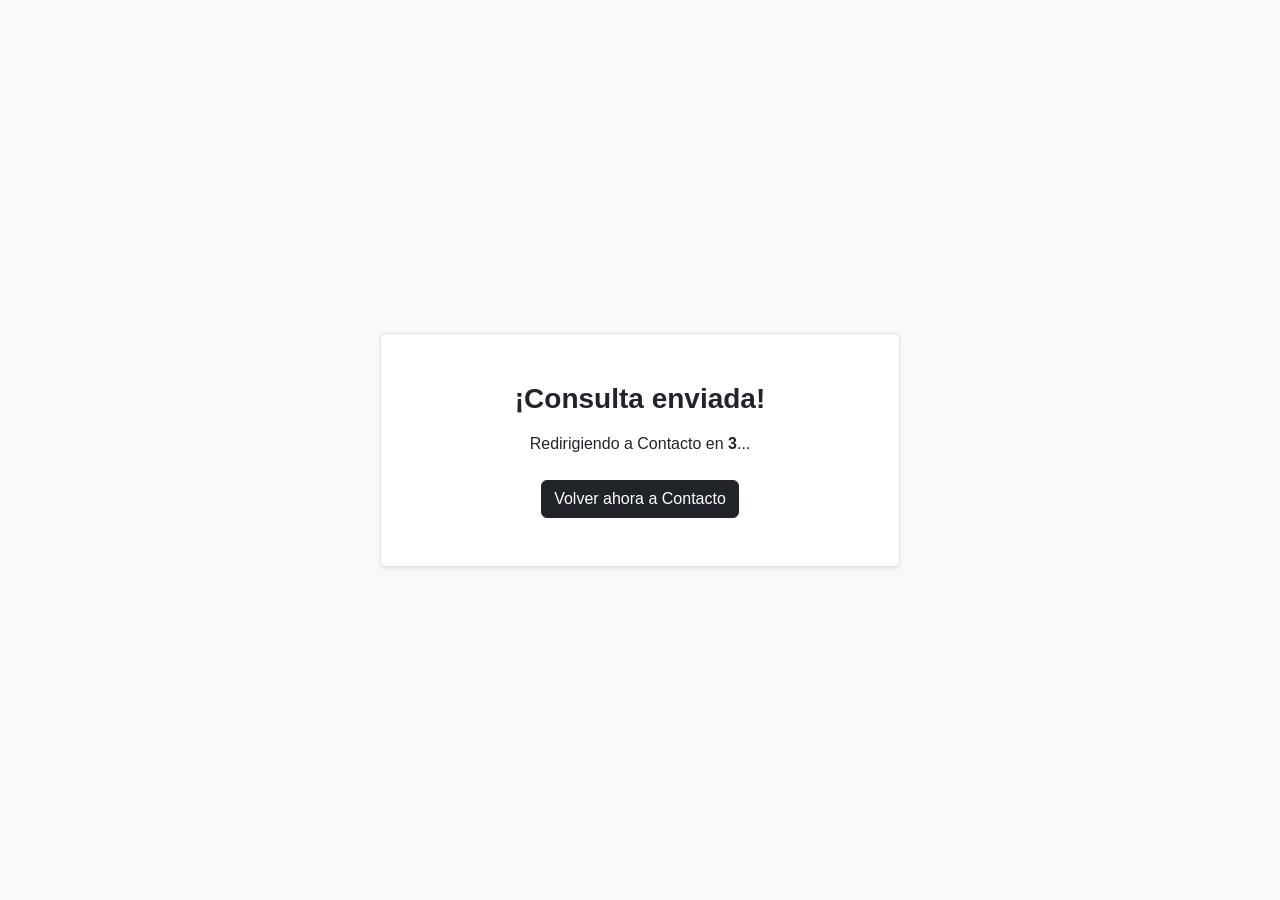
<file: consulta-enviada.html>
<!DOCTYPE html>
<html lang="es-AR">
<head>
  <meta charset="UTF-8">
  <meta name="viewport" content="width=device-width, initial-scale=1.0">
  <title>Consulta enviada | Escuela Normal Superior Fray Justo Santa María de Oro</title>
  <link href="https://cdn.jsdelivr.net/npm/bootstrap@5.3.0/dist/css/bootstrap.min.css" rel="stylesheet">
  <link href="assets/css/styles.css" rel="stylesheet">
</head>
<body class="d-flex align-items-center justify-content-center min-vh-100 bg-light">
  <main class="container text-center py-5">
    <div class="mx-auto p-4 p-md-5 bg-white border rounded shadow-sm" style="max-width: 520px;">
      <h1 class="h3 fw-bold mb-3">¡Consulta enviada!</h1>
      <p class="mb-4">
        Redirigiendo a Contacto en <span id="cuenta" class="fw-bold">3</span>...
      </p>
      <a href="contacto.html" class="btn btn-dark">Volver ahora a Contacto</a>
    </div>
  </main>

  <script>
    let segundos = 3;
    const spanCuenta = document.getElementById("cuenta");

    const intervalo = setInterval(() => {
      segundos--;
      if (segundos > 0) {
        spanCuenta.textContent = segundos;
      } else {
        clearInterval(intervalo);
        window.location.href = "contacto.html";
      }
    }, 1000);
  </script>
</body>
</html>
</file>
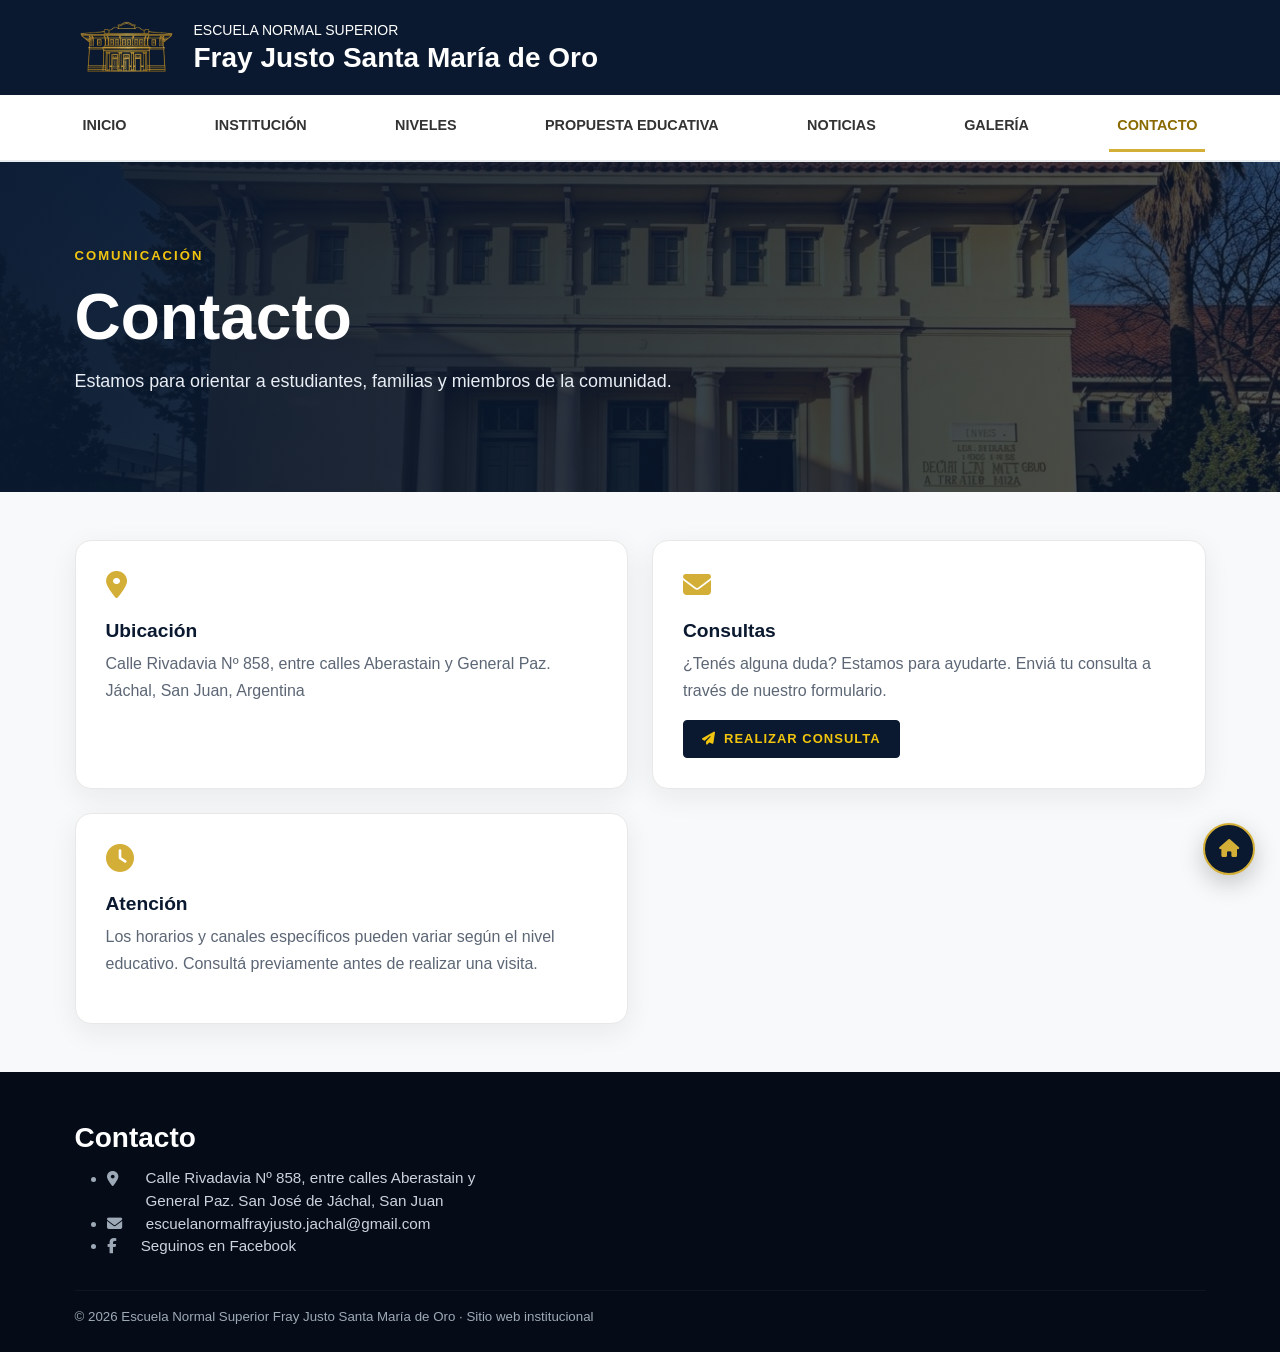
<file: contacto.html>
<!DOCTYPE html>
<html lang="es-AR">
<head>
  <meta charset="UTF-8">
  <meta name="viewport" content="width=device-width, initial-scale=1.0">

  <title>Contacto | Escuela Normal Superior Fray Justo Santa María de Oro</title>

  <meta name="description" content="Datos de contacto y orientación para consultas en la Escuela Normal Superior Fray Justo Santa María de Oro, Jáchal, San Juan.">
  <meta name="theme-color" content="#0a192f">

  <meta property="og:type" content="website">
  <meta property="og:site_name" content="Escuela Normal Superior Fray Justo Santa María de Oro">
  <meta property="og:title" content="Contacto | Escuela Normal Superior Fray Justo Santa María de Oro">
  <meta property="og:description" content="Datos de contacto y orientación para consultas en la Escuela Normal Superior Fray Justo Santa María de Oro, Jáchal, San Juan.">
  <meta property="og:locale" content="es_AR">

  <link rel="icon" href="assets/img/favicon.ico" sizes="any">
  <link rel="icon" type="image/png" sizes="32x32" href="assets/img/favicon-32.png">
  <link rel="apple-touch-icon" href="assets/img/apple-touch-icon.png">

  <!-- Bootstrap -->
  <link href="https://cdn.jsdelivr.net/npm/bootstrap@5.3.0/dist/css/bootstrap.min.css" rel="stylesheet">

  <!-- Font Awesome -->
  <link href="https://cdnjs.cloudflare.com/ajax/libs/font-awesome/6.4.0/css/all.min.css" rel="stylesheet">

  <!-- CSS propio -->
  <link href="assets/css/styles.css" rel="stylesheet">
</head>

<body>

  <a class="visually-hidden-focusable saltar_contenido" href="#contenido">
    Saltar al contenido
  </a>

  <!-- BOTÓN VOLVER AL INICIO -->
  <a href="index.html"
     class="boton_inicio_flotante"
     aria-label="Volver al inicio"
     title="Volver al inicio">
    <i class="fas fa-house" aria-hidden="true"></i>
  </a>


  <!-- ========== ENCABEZADO ========== -->
  <header class="encabezado">

    <div class="container d-flex justify-content-between align-items-center">

      <a href="index.html" class="d-flex align-items-center text-decoration-none">

        <img src="assets/img/logo-header.png"
             alt="Logo de la Escuela Normal Superior"
             width="103"
             height="65"
             class="me-3">

        <div class="text-white">
          <span class="d-block text-uppercase small">
            Escuela Normal Superior
          </span>

          <p class="encabezado_nombre mb-0 fw-bold">
            Fray Justo Santa María de Oro
          </p>
        </div>

      </a>

    </div>

  </header>


  <!-- ========== MENÚ DE NAVEGACIÓN ========== -->
  <nav class="sub_navegacion navbar navbar-expand-lg"
       aria-label="Menú principal">

    <div class="container">

      <button class="navbar-toggler my-2"
              type="button"
              data-bs-toggle="collapse"
              data-bs-target="#menu_navegacion"
              aria-controls="menu_navegacion"
              aria-expanded="false"
              aria-label="Abrir o cerrar el menú">

        <span class="navbar-toggler-icon"></span>

      </button>

      <div class="collapse navbar-collapse" id="menu_navegacion">

        <ul class="navbar-nav mx-auto">

          <li class="nav-item">
            <a class="nav-link" href="index.html">INICIO</a>
          </li>

          <li class="nav-item">
            <a class="nav-link" href="institucion.html">INSTITUCIÓN</a>
          </li>

          <li class="nav-item">
            <a class="nav-link" href="index.html#niveles">NIVELES</a>
          </li>

          <li class="nav-item">
            <a class="nav-link" href="propuesta-educativa.html">
              PROPUESTA EDUCATIVA
            </a>
          </li>

          <li class="nav-item">
            <a class="nav-link" href="noticias.html">NOTICIAS</a>
          </li>

          <li class="nav-item">
            <a class="nav-link" href="galeria.html">GALERÍA</a>
          </li>

          <li class="nav-item">
            <a class="nav-link active"
               aria-current="page"
               href="contacto.html">
              CONTACTO
            </a>
          </li>

        </ul>

      </div>

    </div>

  </nav>


  <!-- ========== CONTENIDO PRINCIPAL ========== -->
  <main id="contenido">

    <!-- PORTADA INTERIOR -->
    <section class="hero_interior">

      <div class="container">

        <span>COMUNICACIÓN</span>

        <h1>Contacto</h1>

        <p>
          Estamos para orientar a estudiantes, familias y miembros de la comunidad.
        </p>

      </div>

    </section>


    <!-- ========== TARJETAS DE CONTACTO ========== -->
    <section class="py-5">

      <div class="container">

        <div class="row g-4 align-items-stretch">

          <!-- TARJETA 1: UBICACIÓN -->
          <div class="col-12 col-md-6">

            <div class="contacto_card h-100">

              <i class="fas fa-location-dot" aria-hidden="true"></i>

              <h2>Ubicación</h2>

              <p>
                Calle Rivadavia Nº 858, entre calles Aberastain y General Paz.
                <br>
                Jáchal, San Juan, Argentina
              </p>

            </div>

          </div>


          <!-- TARJETA 2: CONSULTAS -->
          <div class="col-12 col-md-6">

            <div class="contacto_card tarjeta_consultas h-100">

              <i class="fas fa-envelope" aria-hidden="true"></i>

              <h2>Consultas</h2>

              <p>
                ¿Tenés alguna duda? Estamos para ayudarte.
                Enviá tu consulta a través de nuestro formulario.
              </p>

              <button
                type="button"
                class="btn boton_dorado boton_dorado_sobre_claro"
                data-bs-toggle="modal"
                data-bs-target="#modalConsultas">

                <i class="fas fa-paper-plane me-2"></i>
                REALIZAR CONSULTA

              </button>

            </div>

          </div>


          <!-- TARJETA 4: ATENCIÓN -->
          <div class="col-12 col-md-6">

            <div class="contacto_card h-100">

              <i class="fas fa-clock" aria-hidden="true"></i>

              <h2>Atención</h2>

              <p>
                Los horarios y canales específicos pueden variar según
                el nivel educativo. Consultá previamente antes de
                realizar una visita.
              </p>

            </div>

          </div>

        </div>

      </div>

    </section>

  </main>


  <!-- ========== FORMULARIO DE CONSULTAS ========== -->
  <div class="modal fade"
       id="modalConsultas"
       tabindex="-1"
       aria-labelledby="tituloConsultas"
       aria-hidden="true">

    <div class="modal-dialog modal-dialog-centered">

      <div class="modal-content modal_consultas">

        <!-- ENCABEZADO DEL FORMULARIO -->
        <div class="modal-header">

          <div>

            <span class="texto_dorado">
              COMUNICACIÓN INSTITUCIONAL
            </span>

            <h2 class="modal-title" id="tituloConsultas">
              Enviar una consulta
            </h2>

          </div>

          <button type="button"
                  class="btn-close"
                  data-bs-dismiss="modal"
                  aria-label="Cerrar">
          </button>

        </div>


        <!-- CUERPO DEL FORMULARIO -->
        <div class="modal-body">

          <p class="texto_modal">
            Completá el formulario y nuestro equipo recibirá tu mensaje.
          </p>

          <form id="formConsultas" action="https://formspree.io/f/mqpqgaek" method="POST">


  <input type="hidden" name="_subject" value="Nueva consulta - Escuela Normal Superior">
<input type="text" name="_gotcha" style="display:none">


            <!-- NOMBRE -->
            <div class="mb-3">

              <label for="nombreConsulta" class="form-label">
                Nombre y apellido *
              </label>

              <input type="text"
                     class="form-control"
                     id="nombreConsulta"
                     name="Nombre y apellido"
                     placeholder="Escribí tu nombre"
                     required>

            </div>


            <!-- CORREO -->
            <div class="mb-3">

              <label for="correoConsulta" class="form-label">
                Correo electrónico *
              </label>

              <input type="email"
                     class="form-control"
                     id="correoConsulta"
                     name="email"
                     placeholder="ejemplo@gmail.com"
                     required>

            </div>


            <!-- TELÉFONO -->
            <div class="mb-3">

              <label for="telefonoConsulta" class="form-label">
                Teléfono (opcional)
              </label>

              <input type="tel"
                     class="form-control"
                     id="telefonoConsulta"
                     name="Teléfono"
                     placeholder="Tu número de contacto">

            </div>


            <!-- MOTIVO -->
            <div class="mb-3">

              <label for="motivoConsulta" class="form-label">
                Motivo de la consulta *
              </label>

              <select class="form-select"
                      id="motivoConsulta"
                      name="Motivo"
                      required>

                <option value="">Seleccioná un motivo</option>

                <option>Consulta sobre inscripciones</option>

                <option>Consulta académica</option>

                <option>Consulta administrativa</option>

                <option>Consulta sobre niveles educativos</option>

                <option>Otra consulta</option>

              </select>

            </div>


            <!-- MENSAJE -->
            <div class="mb-3">

              <label for="mensajeConsulta" class="form-label">
                Tu mensaje *
              </label>

              <textarea class="form-control"
                        id="mensajeConsulta"
                        name="Mensaje"
                        rows="4"
                        placeholder="Escribí aquí tu consulta..."
                        required></textarea>

            </div>


            <!-- BOTÓN ENVIAR -->
            <button type="submit"
                    class="btn boton_enviar_consulta w-100">

              <i class="fas fa-paper-plane me-2"></i>
              ENVIAR CONSULTA

            </button>

          </form>

        </div>

      </div>

    </div>

  </div>


  <!-- ========== PIE DE PÁGINA ========== -->
  <footer class="footer_nuevo">
<div class="container">

    <div class="row g-4">


      <!-- DATOS DE CONTACTO -->
      <div class="col-lg-5 col-md-6">

        <p class="footer_titulo footer_contacto_titulo">
      Contacto
        </p>

        <ul class="footer_contacto_lista">

<li>
  <span class="d-inline-flex align-items-start gap-2">
    <i class="fas fa-location-dot mt-1" aria-hidden="true"></i>
    <a href="https://maps.app.goo.gl/DxDeUzwkLX2biQm37?g_st=ac"
       target="_blank"
       rel="noopener noreferrer">
      Calle Rivadavia Nº 858, entre calles Aberastain y General Paz. San José de Jáchal, San Juan
    </a>
  </span>
</li>


          <li>
            <i class="fas fa-envelope"></i>
            <a href="mailto:escuelanormalfrayjusto.jachal@gmail.com">
            escuelanormalfrayjusto.jachal@gmail.com
            </a>
          </li>

          

          <li>
            <i class="fab fa-facebook-f"></i>
            <a href="https://www.facebook.com/share/1CQQQZDday/"
               target="_blank"
               rel="noopener noreferrer">
            Seguinos en Facebook
            </a>
          </li>

        </ul>

      </div>
    </div>
    <hr>
      <p class="mb-0 small">© 2026 Escuela Normal Superior Fray Justo Santa María de Oro · Sitio web institucional</p>
</footer>
  <!-- BOOTSTRAP JS -->
  <script src="https://cdn.jsdelivr.net/npm/bootstrap@5.3.0/dist/js/bootstrap.bundle.min.js"></script>
 <script>
  const formConsultas = document.getElementById("formConsultas");

  formConsultas.addEventListener("submit", async function (e) {
    e.preventDefault();
    const btn = formConsultas.querySelector('button[type="submit"]');
    btn.disabled = true;
    btn.innerHTML = '<i class="fas fa-spinner fa-spin me-2"></i>ENVIANDO...';

    try {
      const respuesta = await fetch(formConsultas.action, {
        method: "POST",
        body: new FormData(formConsultas),
        headers: { "Accept": "application/json" }
      });

      if (respuesta.ok) {
        window.location.href = "consulta-enviada.html";
      } else {
        alert("Hubo un problema al enviar la consulta. Intentá nuevamente.");
        btn.disabled = false;
        btn.innerHTML = '<i class="fas fa-paper-plane me-2"></i>ENVIAR CONSULTA';
      }
    } catch (error) {
      alert("Error de conexión. Revisá tu internet e intentá de nuevo.");
      btn.disabled = false;
      btn.innerHTML = '<i class="fas fa-paper-plane me-2"></i>ENVIAR CONSULTA';
    }
  });
</script>

</body>
</html>
</file>
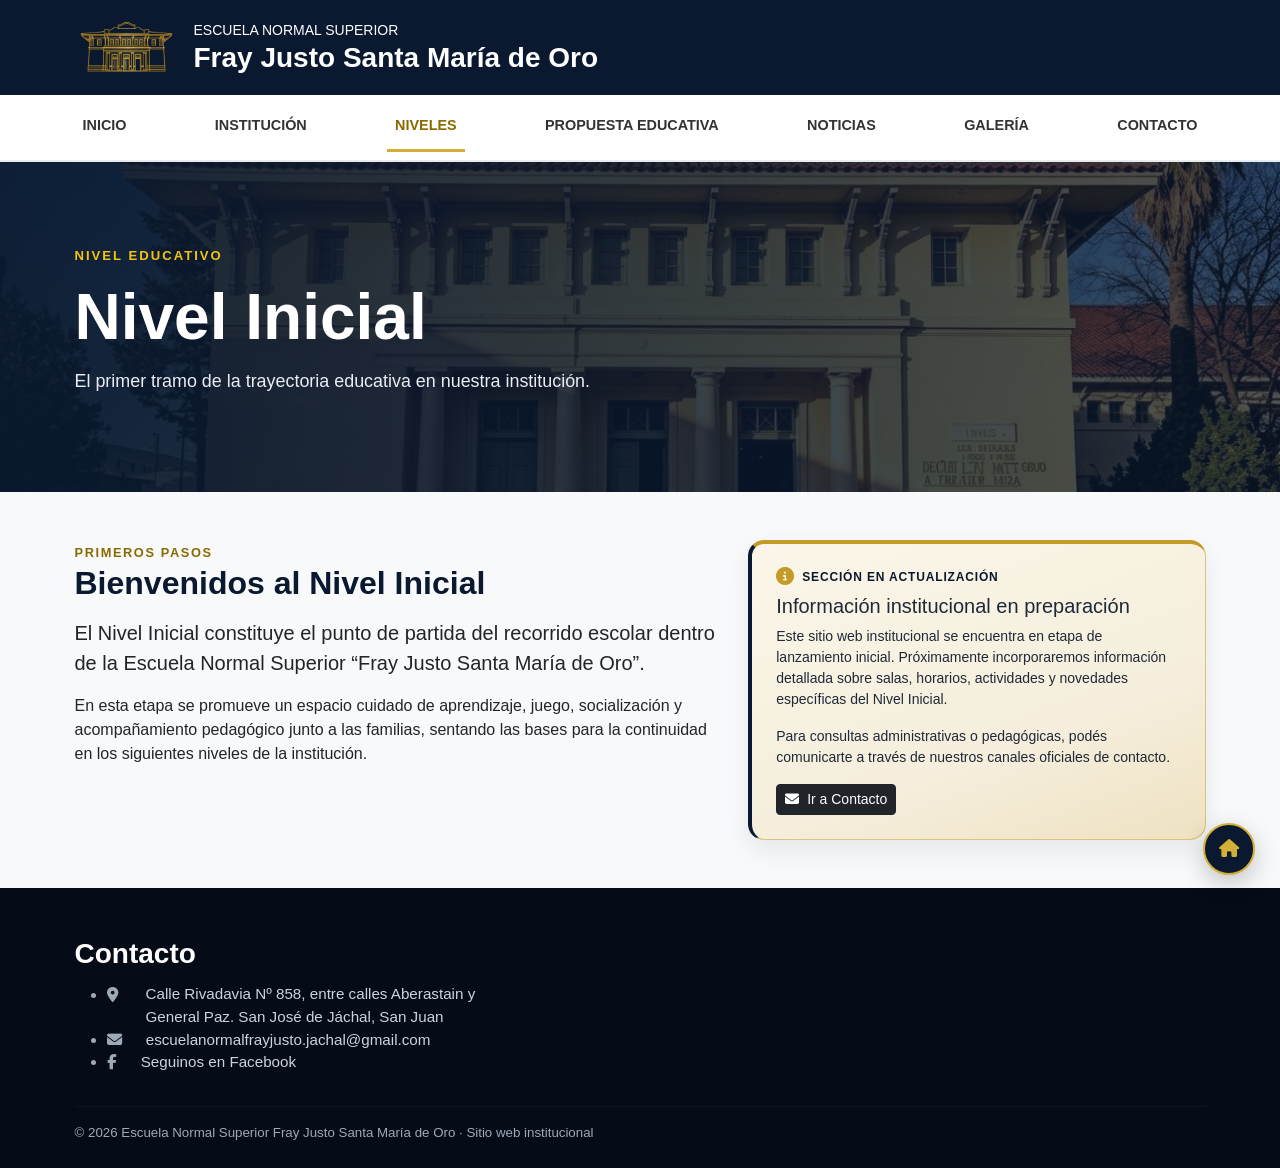
<file: nivel-inicial.html>
<!DOCTYPE html>
<html lang="es-AR">
<head>
  <meta charset="UTF-8">
  <meta name="viewport" content="width=device-width, initial-scale=1.0">
  <title>Nivel Inicial | Escuela Normal Superior Fray Justo Santa María de Oro</title>
  <meta name="description" content="Nivel Inicial de la Escuela Normal Superior Fray Justo Santa María de Oro en San José de Jáchal, San Juan.">
  <meta name="theme-color" content="#0a192f">
  <meta property="og:type" content="website">
  <meta property="og:site_name" content="Escuela Normal Superior Fray Justo Santa María de Oro">
  <meta property="og:title" content="Nivel Inicial | Escuela Normal Superior Fray Justo Santa María de Oro">
  <meta property="og:description" content="Nivel Inicial de la Escuela Normal Superior Fray Justo Santa María de Oro en San José de Jáchal, San Juan.">
  <meta property="og:locale" content="es_AR">
  <link rel="icon" href="assets/img/favicon.ico" sizes="any">
  <link rel="icon" type="image/png" sizes="32x32" href="assets/img/favicon-32.png">
  <link rel="apple-touch-icon" href="assets/img/apple-touch-icon.png">
  <link href="https://cdn.jsdelivr.net/npm/bootstrap@5.3.0/dist/css/bootstrap.min.css" rel="stylesheet">
  <link href="https://cdnjs.cloudflare.com/ajax/libs/font-awesome/6.4.0/css/all.min.css" rel="stylesheet">
  <link href="assets/css/styles.css" rel="stylesheet">
</head>
<body>
  <a class="visually-hidden-focusable saltar_contenido" href="#contenido">Saltar al contenido</a>

  <a href="index.html" class="boton_inicio_flotante" aria-label="Volver al inicio" title="Volver al inicio"><i class="fas fa-house" aria-hidden="true"></i></a>

  <!-- ========== ENCABEZADO ========== -->
  <header class="encabezado">
    <div class="container d-flex justify-content-between align-items-center">
      <a href="index.html" class="d-flex align-items-center text-decoration-none">
        <img src="assets/img/logo-header.png" alt="Logo de la Escuela Normal Superior" width="103" height="65" class="me-3">
        <div class="text-white">
          <span class="d-block text-uppercase small">Escuela Normal Superior</span>
          <p class="encabezado_nombre mb-0 fw-bold">Fray Justo Santa María de Oro</p>
        </div>
      </a>
    </div>
  </header>

  <!-- ========== MENÚ DE NAVEGACIÓN ========== -->
  <nav class="sub_navegacion navbar navbar-expand-lg" aria-label="Menú principal">
    <div class="container">
      <button class="navbar-toggler my-2" type="button" data-bs-toggle="collapse" data-bs-target="#menu_navegacion" aria-controls="menu_navegacion" aria-expanded="false" aria-label="Abrir o cerrar el menú">
        <span class="navbar-toggler-icon"></span>
      </button>
      <div class="collapse navbar-collapse" id="menu_navegacion">
        <ul class="navbar-nav mx-auto">
          <li class="nav-item"><a class="nav-link" href="index.html">INICIO</a></li>
          <li class="nav-item"><a class="nav-link" href="institucion.html">INSTITUCIÓN</a></li>
          <li class="nav-item"><a class="nav-link active" aria-current="page" href="index.html#niveles">NIVELES</a></li>
          <li class="nav-item"><a class="nav-link" href="propuesta-educativa.html">PROPUESTA EDUCATIVA</a></li>
          <li class="nav-item"><a class="nav-link" href="noticias.html">NOTICIAS</a></li>
          <li class="nav-item"><a class="nav-link" href="galeria.html">GALERÍA</a></li>
          <li class="nav-item"><a class="nav-link" href="contacto.html">CONTACTO</a></li>
        </ul>
      </div>
    </div>
  </nav>

  <main id="contenido">
    <section class="hero_interior">
      <div class="container">
        <span>NIVEL EDUCATIVO</span>
        <h1>Nivel Inicial</h1>
        <p>El primer tramo de la trayectoria educativa en nuestra institución.</p>
      </div>
    </section>

    <section class="contenido_interior py-5">
      <div class="container">
        <div class="row g-4 align-items-start">
          <div class="col-lg-7">
            <span class="eyebrow">PRIMEROS PASOS</span>
            <h2 class="mb-3">Bienvenidos al Nivel Inicial</h2>
            <p class="lead">El Nivel Inicial constituye el punto de partida del recorrido escolar dentro de la Escuela Normal Superior “Fray Justo Santa María de Oro”.</p>
            <p>En esta etapa se promueve un espacio cuidado de aprendizaje, juego, socialización y acompañamiento pedagógico junto a las familias, sentando las bases para la continuidad en los siguientes niveles de la institución.</p>
          </div>

          <!-- CARTEL INSTITUCIONAL DE SECCIÓN EN ACTUALIZACIÓN -->
          <div class="col-lg-5">
            <aside class="aviso_seccion_actualizacion p-4 rounded-4" aria-label="Aviso institucional">
              <div class="d-flex align-items-center gap-2 mb-2">
                <i class="fas fa-circle-info aviso_icono" aria-hidden="true"></i>
                <span class="aviso_etiqueta">SECCIÓN EN ACTUALIZACIÓN</span>
              </div>
              <h3 class="h5 mb-2">Información institucional en preparación</h3>
              <p class="small mb-3">Este sitio web institucional se encuentra en etapa de lanzamiento inicial. Próximamente incorporaremos información detallada sobre salas, horarios, actividades y novedades específicas del Nivel Inicial.</p>
              <p class="small mb-3">Para consultas administrativas o pedagógicas, podés comunicarte a través de nuestros canales oficiales de contacto.</p>
              <a href="contacto.html" class="btn btn-sm btn-dark">
                <i class="fas fa-envelope me-1" aria-hidden="true"></i> Ir a Contacto
              </a>
            </aside>
          </div>
        </div>
      </div>
    </section>
  </main>

  <!-- ========== PIE DE PÁGINA ========== -->
  <footer class="footer_nuevo">
    <div class="container">
      <div class="row g-4">
        <div class="col-lg-5 col-md-6">
          <p class="footer_titulo footer_contacto_titulo">Contacto</p>
          <ul class="footer_contacto_lista">
            <li>
              <span class="d-inline-flex align-items-start gap-2">
                <i class="fas fa-location-dot mt-1" aria-hidden="true"></i>
                <a href="https://maps.app.goo.gl/g1UXDKbbDVMKREPTA?g_st=ac" target="_blank" rel="noopener noreferrer">
                  Calle Rivadavia Nº 858, entre calles Aberastain y General Paz. San José de Jáchal, San Juan
                </a>
              </span>
            </li>
            <li>
              <i class="fas fa-envelope" aria-hidden="true"></i>
              <a href="mailto:escuelanormalfrayjusto.jachal@gmail.com">escuelanormalfrayjusto.jachal@gmail.com</a>
            </li>
            
            <li>
              <i class="fab fa-facebook-f" aria-hidden="true"></i>
              <a href="https://www.facebook.com/share/1CQQQZDday/" target="_blank" rel="noopener noreferrer">
                Seguinos en Facebook
              </a>
            </li>
          </ul>
        </div>
      </div>
      <hr>
      <p class="mb-0 small">© 2026 Escuela Normal Superior Fray Justo Santa María de Oro · Sitio web institucional</p>
    </div>
  </footer>

  <script src="https://cdn.jsdelivr.net/npm/bootstrap@5.3.0/dist/js/bootstrap.bundle.min.js"></script>
</body>
</html>
</file>
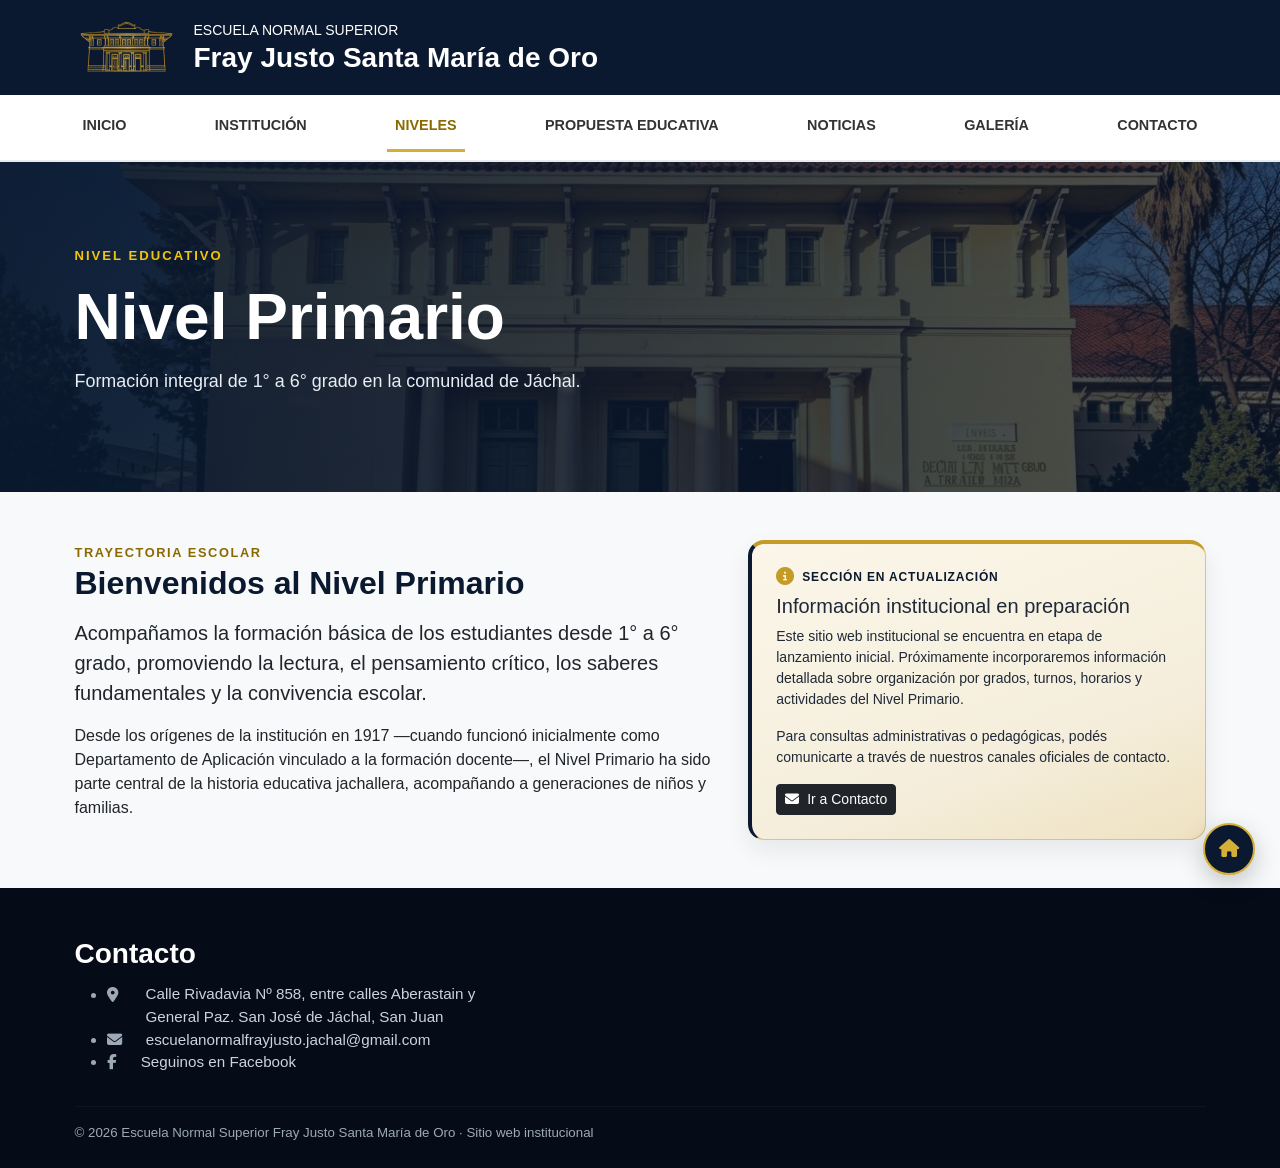
<file: nivel-primario.html>
<!DOCTYPE html>
<html lang="es-AR">
<head>
  <meta charset="UTF-8">
  <meta name="viewport" content="width=device-width, initial-scale=1.0">
  <title>Nivel Primario | Escuela Normal Superior Fray Justo Santa María de Oro</title>
  <meta name="description" content="Nivel Primario de la Escuela Normal Superior Fray Justo Santa María de Oro: formación integral de 1° a 6° grado en Jáchal, San Juan.">
  <meta name="theme-color" content="#0a192f">
  <meta property="og:type" content="website">
  <meta property="og:site_name" content="Escuela Normal Superior Fray Justo Santa María de Oro">
  <meta property="og:title" content="Nivel Primario | Escuela Normal Superior Fray Justo Santa María de Oro">
  <meta property="og:description" content="Nivel Primario de la Escuela Normal Superior Fray Justo Santa María de Oro: formación integral de 1° a 6° grado en Jáchal, San Juan.">
  <meta property="og:locale" content="es_AR">
  <link rel="icon" href="assets/img/favicon.ico" sizes="any">
  <link rel="icon" type="image/png" sizes="32x32" href="assets/img/favicon-32.png">
  <link rel="apple-touch-icon" href="assets/img/apple-touch-icon.png">
  <link href="https://cdn.jsdelivr.net/npm/bootstrap@5.3.0/dist/css/bootstrap.min.css" rel="stylesheet">
  <link href="https://cdnjs.cloudflare.com/ajax/libs/font-awesome/6.4.0/css/all.min.css" rel="stylesheet">
  <link href="assets/css/styles.css" rel="stylesheet">
</head>
<body>
  <a class="visually-hidden-focusable saltar_contenido" href="#contenido">Saltar al contenido</a>

  <a href="index.html" class="boton_inicio_flotante" aria-label="Volver al inicio" title="Volver al inicio"><i class="fas fa-house" aria-hidden="true"></i></a>

  <!-- ========== ENCABEZADO ========== -->
  <header class="encabezado">
    <div class="container d-flex justify-content-between align-items-center">
      <a href="index.html" class="d-flex align-items-center text-decoration-none">
        <img src="assets/img/logo-header.png" alt="Logo de la Escuela Normal Superior" width="103" height="65" class="me-3">
        <div class="text-white">
          <span class="d-block text-uppercase small">Escuela Normal Superior</span>
          <p class="encabezado_nombre mb-0 fw-bold">Fray Justo Santa María de Oro</p>
        </div>
      </a>
    </div>
  </header>

  <!-- ========== MENÚ DE NAVEGACIÓN ========== -->
  <nav class="sub_navegacion navbar navbar-expand-lg" aria-label="Menú principal">
    <div class="container">
      <button class="navbar-toggler my-2" type="button" data-bs-toggle="collapse" data-bs-target="#menu_navegacion" aria-controls="menu_navegacion" aria-expanded="false" aria-label="Abrir o cerrar el menú">
        <span class="navbar-toggler-icon"></span>
      </button>
      <div class="collapse navbar-collapse" id="menu_navegacion">
        <ul class="navbar-nav mx-auto">
          <li class="nav-item"><a class="nav-link" href="index.html">INICIO</a></li>
          <li class="nav-item"><a class="nav-link" href="institucion.html">INSTITUCIÓN</a></li>
          <li class="nav-item"><a class="nav-link active" aria-current="page" href="index.html#niveles">NIVELES</a></li>
          <li class="nav-item"><a class="nav-link" href="propuesta-educativa.html">PROPUESTA EDUCATIVA</a></li>
          <li class="nav-item"><a class="nav-link" href="noticias.html">NOTICIAS</a></li>
          <li class="nav-item"><a class="nav-link" href="galeria.html">GALERÍA</a></li>
          <li class="nav-item"><a class="nav-link" href="contacto.html">CONTACTO</a></li>
        </ul>
      </div>
    </div>
  </nav>

  <main id="contenido">
    <section class="hero_interior">
      <div class="container">
        <span>NIVEL EDUCATIVO</span>
        <h1>Nivel Primario</h1>
        <p>Formación integral de 1° a 6° grado en la comunidad de Jáchal.</p>
      </div>
    </section>

    <section class="contenido_interior py-5">
      <div class="container">
        <div class="row g-4 align-items-start">
          <div class="col-lg-7">
            <span class="eyebrow">TRAYECTORIA ESCOLAR</span>
            <h2 class="mb-3">Bienvenidos al Nivel Primario</h2>
            <p class="lead">Acompañamos la formación básica de los estudiantes desde 1° a 6° grado, promoviendo la lectura, el pensamiento crítico, los saberes fundamentales y la convivencia escolar.</p>
            <p>Desde los orígenes de la institución en 1917 —cuando funcionó inicialmente como Departamento de Aplicación vinculado a la formación docente—, el Nivel Primario ha sido parte central de la historia educativa jachallera, acompañando a generaciones de niños y familias.</p>
          </div>

          <!-- CARTEL INSTITUCIONAL DE SECCIÓN EN ACTUALIZACIÓN -->
          <div class="col-lg-5">
            <aside class="aviso_seccion_actualizacion p-4 rounded-4" aria-label="Aviso institucional">
              <div class="d-flex align-items-center gap-2 mb-2">
                <i class="fas fa-circle-info aviso_icono" aria-hidden="true"></i>
                <span class="aviso_etiqueta">SECCIÓN EN ACTUALIZACIÓN</span>
              </div>
              <h3 class="h5 mb-2">Información institucional en preparación</h3>
              <p class="small mb-3">Este sitio web institucional se encuentra en etapa de lanzamiento inicial. Próximamente incorporaremos información detallada sobre organización por grados, turnos, horarios y actividades del Nivel Primario.</p>
              <p class="small mb-3">Para consultas administrativas o pedagógicas, podés comunicarte a través de nuestros canales oficiales de contacto.</p>
              <a href="contacto.html" class="btn btn-sm btn-dark">
                <i class="fas fa-envelope me-1" aria-hidden="true"></i> Ir a Contacto
              </a>
            </aside>
          </div>
        </div>
      </div>
    </section>
  </main>

  <!-- ========== PIE DE PÁGINA ========== -->
  <footer class="footer_nuevo">
    <div class="container">
      <div class="row g-4">
        <div class="col-lg-5 col-md-6">
          <p class="footer_titulo footer_contacto_titulo">Contacto</p>
          <ul class="footer_contacto_lista">
            <li>
              <span class="d-inline-flex align-items-start gap-2">
                <i class="fas fa-location-dot mt-1" aria-hidden="true"></i>
                <a href="https://maps.app.goo.gl/g1UXDKbbDVMKREPTA?g_st=ac" target="_blank" rel="noopener noreferrer">
                  Calle Rivadavia Nº 858, entre calles Aberastain y General Paz. San José de Jáchal, San Juan
                </a>
              </span>
            </li>
            <li>
              <i class="fas fa-envelope" aria-hidden="true"></i>
              <a href="mailto:escuelanormalfrayjusto.jachal@gmail.com">escuelanormalfrayjusto.jachal@gmail.com</a>
            </li>
            
            <li>
              <i class="fab fa-facebook-f" aria-hidden="true"></i>
              <a href="https://www.facebook.com/share/1CQQQZDday/" target="_blank" rel="noopener noreferrer">
                Seguinos en Facebook
              </a>
            </li>
          </ul>
        </div>
      </div>
      <hr>
      <p class="mb-0 small">© 2026 Escuela Normal Superior Fray Justo Santa María de Oro · Sitio web institucional</p>
    </div>
  </footer>

  <script src="https://cdn.jsdelivr.net/npm/bootstrap@5.3.0/dist/js/bootstrap.bundle.min.js"></script>
</body>
</html>
</file>
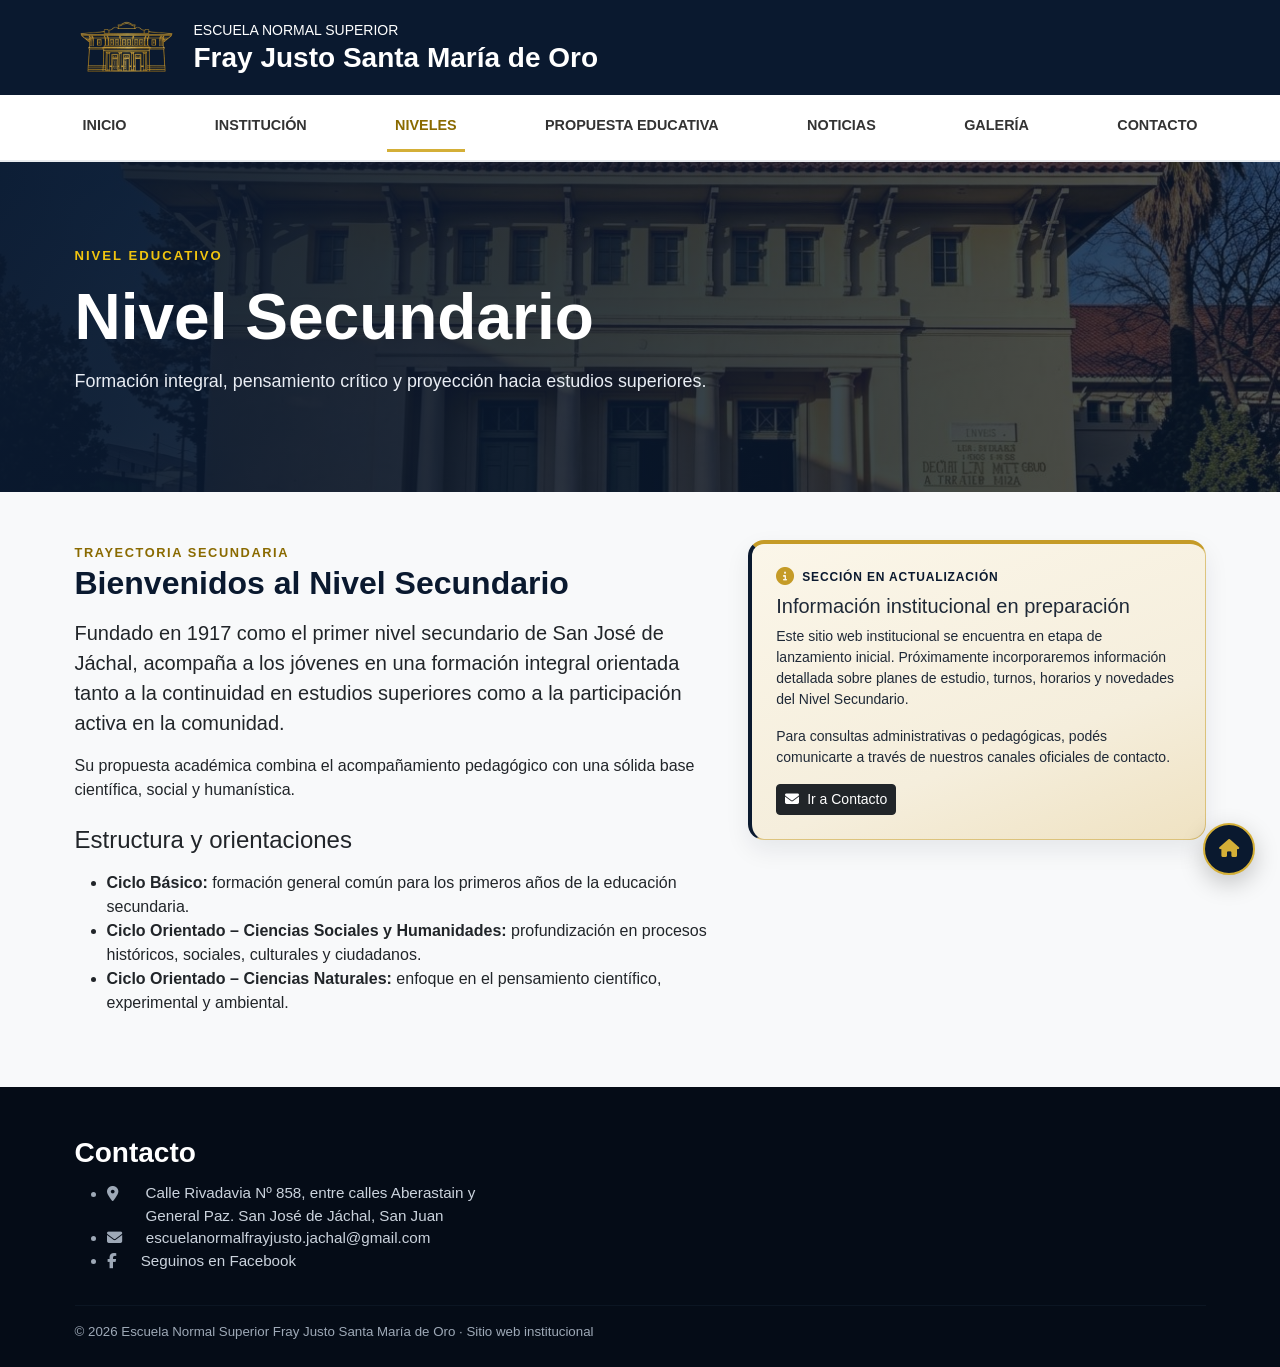
<file: nivel-secundario.html>
<!DOCTYPE html>
<html lang="es-AR">
<head>
  <meta charset="UTF-8">
  <meta name="viewport" content="width=device-width, initial-scale=1.0">
  <title>Nivel Secundario | Escuela Normal Superior Fray Justo Santa María de Oro</title>
  <meta name="description" content="Nivel Secundario de la Escuela Normal Superior Fray Justo Santa María de Oro: Ciclo Básico y Ciclo Orientado en Ciencias Sociales y Humanidades y Ciencias Naturales en Jáchal, San Juan.">
  <meta name="theme-color" content="#0a192f">
  <meta property="og:type" content="website">
  <meta property="og:site_name" content="Escuela Normal Superior Fray Justo Santa María de Oro">
  <meta property="og:title" content="Nivel Secundario | Escuela Normal Superior Fray Justo Santa María de Oro">
  <meta property="og:description" content="Nivel Secundario de la Escuela Normal Superior Fray Justo Santa María de Oro: Ciclo Básico y Ciclo Orientado en Ciencias Sociales y Humanidades y Ciencias Naturales en Jáchal, San Juan.">
  <meta property="og:locale" content="es_AR">
  <link rel="icon" href="assets/img/favicon.ico" sizes="any">
  <link rel="icon" type="image/png" sizes="32x32" href="assets/img/favicon-32.png">
  <link rel="apple-touch-icon" href="assets/img/apple-touch-icon.png">
  <link href="https://cdn.jsdelivr.net/npm/bootstrap@5.3.0/dist/css/bootstrap.min.css" rel="stylesheet">
  <link href="https://cdnjs.cloudflare.com/ajax/libs/font-awesome/6.4.0/css/all.min.css" rel="stylesheet">
  <link href="assets/css/styles.css" rel="stylesheet">
</head>
<body>
  <a class="visually-hidden-focusable saltar_contenido" href="#contenido">Saltar al contenido</a>

  <a href="index.html" class="boton_inicio_flotante" aria-label="Volver al inicio" title="Volver al inicio"><i class="fas fa-house" aria-hidden="true"></i></a>

  <!-- ========== ENCABEZADO ========== -->
  <header class="encabezado">
    <div class="container d-flex justify-content-between align-items-center">
      <a href="index.html" class="d-flex align-items-center text-decoration-none">
        <img src="assets/img/logo-header.png" alt="Logo de la Escuela Normal Superior" width="103" height="65" class="me-3">
        <div class="text-white">
          <span class="d-block text-uppercase small">Escuela Normal Superior</span>
          <p class="encabezado_nombre mb-0 fw-bold">Fray Justo Santa María de Oro</p>
        </div>
      </a>
    </div>
  </header>

  <!-- ========== MENÚ DE NAVEGACIÓN ========== -->
  <nav class="sub_navegacion navbar navbar-expand-lg" aria-label="Menú principal">
    <div class="container">
      <button class="navbar-toggler my-2" type="button" data-bs-toggle="collapse" data-bs-target="#menu_navegacion" aria-controls="menu_navegacion" aria-expanded="false" aria-label="Abrir o cerrar el menú">
        <span class="navbar-toggler-icon"></span>
      </button>
      <div class="collapse navbar-collapse" id="menu_navegacion">
        <ul class="navbar-nav mx-auto">
          <li class="nav-item"><a class="nav-link" href="index.html">INICIO</a></li>
          <li class="nav-item"><a class="nav-link" href="institucion.html">INSTITUCIÓN</a></li>
          <li class="nav-item"><a class="nav-link active" aria-current="page" href="index.html#niveles">NIVELES</a></li>
          <li class="nav-item"><a class="nav-link" href="propuesta-educativa.html">PROPUESTA EDUCATIVA</a></li>
          <li class="nav-item"><a class="nav-link" href="noticias.html">NOTICIAS</a></li>
          <li class="nav-item"><a class="nav-link" href="galeria.html">GALERÍA</a></li>
          <li class="nav-item"><a class="nav-link" href="contacto.html">CONTACTO</a></li>
        </ul>
      </div>
    </div>
  </nav>

  <main id="contenido">
    <section class="hero_interior">
      <div class="container">
        <span>NIVEL EDUCATIVO</span>
        <h1>Nivel Secundario</h1>
        <p>Formación integral, pensamiento crítico y proyección hacia estudios superiores.</p>
      </div>
    </section>

    <section class="contenido_interior py-5">
      <div class="container">
        <div class="row g-4 align-items-start">
          <div class="col-lg-7">
            <span class="eyebrow">TRAYECTORIA SECUNDARIA</span>
            <h2 class="mb-3">Bienvenidos al Nivel Secundario</h2>
            <p class="lead">Fundado en 1917 como el primer nivel secundario de San José de Jáchal, acompaña a los jóvenes en una formación integral orientada tanto a la continuidad en estudios superiores como a la participación activa en la comunidad.</p>
            <p>Su propuesta académica combina el acompañamiento pedagógico con una sólida base científica, social y humanística.</p>

            <h3 class="h4 mt-4 mb-3">Estructura y orientaciones</h3>
            <ul class="mb-4">
              <li><strong>Ciclo Básico:</strong> formación general común para los primeros años de la educación secundaria.</li>
              <li><strong>Ciclo Orientado – Ciencias Sociales y Humanidades:</strong> profundización en procesos históricos, sociales, culturales y ciudadanos.</li>
              <li><strong>Ciclo Orientado – Ciencias Naturales:</strong> enfoque en el pensamiento científico, experimental y ambiental.</li>
            </ul>

           
          </div>

          <!-- CARTEL INSTITUCIONAL DE SECCIÓN EN ACTUALIZACIÓN -->
          <div class="col-lg-5">
            <aside class="aviso_seccion_actualizacion p-4 rounded-4" aria-label="Aviso institucional">
              <div class="d-flex align-items-center gap-2 mb-2">
                <i class="fas fa-circle-info aviso_icono" aria-hidden="true"></i>
                <span class="aviso_etiqueta">SECCIÓN EN ACTUALIZACIÓN</span>
              </div>
              <h3 class="h5 mb-2">Información institucional en preparación</h3>
              <p class="small mb-3">Este sitio web institucional se encuentra en etapa de lanzamiento inicial. Próximamente incorporaremos información detallada sobre planes de estudio, turnos, horarios y novedades del Nivel Secundario.</p>
              <p class="small mb-3">Para consultas administrativas o pedagógicas, podés comunicarte a través de nuestros canales oficiales de contacto.</p>
              <a href="contacto.html" class="btn btn-sm btn-dark">
                <i class="fas fa-envelope me-1" aria-hidden="true"></i> Ir a Contacto
              </a>
            </aside>
          </div>
        </div>
      </div>
    </section>
  </main>

  <!-- ========== PIE DE PÁGINA ========== -->
  <footer class="footer_nuevo">
    <div class="container">
      <div class="row g-4">
        <div class="col-lg-5 col-md-6">
          <p class="footer_titulo footer_contacto_titulo">Contacto</p>
          <ul class="footer_contacto_lista">
            <li>
              <span class="d-inline-flex align-items-start gap-2">
                <i class="fas fa-location-dot mt-1" aria-hidden="true"></i>
                <a href="https://maps.app.goo.gl/g1UXDKbbDVMKREPTA?g_st=ac" target="_blank" rel="noopener noreferrer">
                  Calle Rivadavia Nº 858, entre calles Aberastain y General Paz. San José de Jáchal, San Juan
                </a>
              </span>
            </li>
            <li>
              <i class="fas fa-envelope" aria-hidden="true"></i>
              <a href="mailto:escuelanormalfrayjusto.jachal@gmail.com">escuelanormalfrayjusto.jachal@gmail.com</a>
            </li>
            
            <li>
              <i class="fab fa-facebook-f" aria-hidden="true"></i>
              <a href="https://www.facebook.com/share/1CQQQZDday/" target="_blank" rel="noopener noreferrer">
                Seguinos en Facebook
              </a>
            </li>
          </ul>
        </div>
      </div>
      <hr>
      <p class="mb-0 small">© 2026 Escuela Normal Superior Fray Justo Santa María de Oro · Sitio web institucional</p>
    </div>
  </footer>

  <script src="https://cdn.jsdelivr.net/npm/bootstrap@5.3.0/dist/js/bootstrap.bundle.min.js"></script>
</body>
</html>
</file>
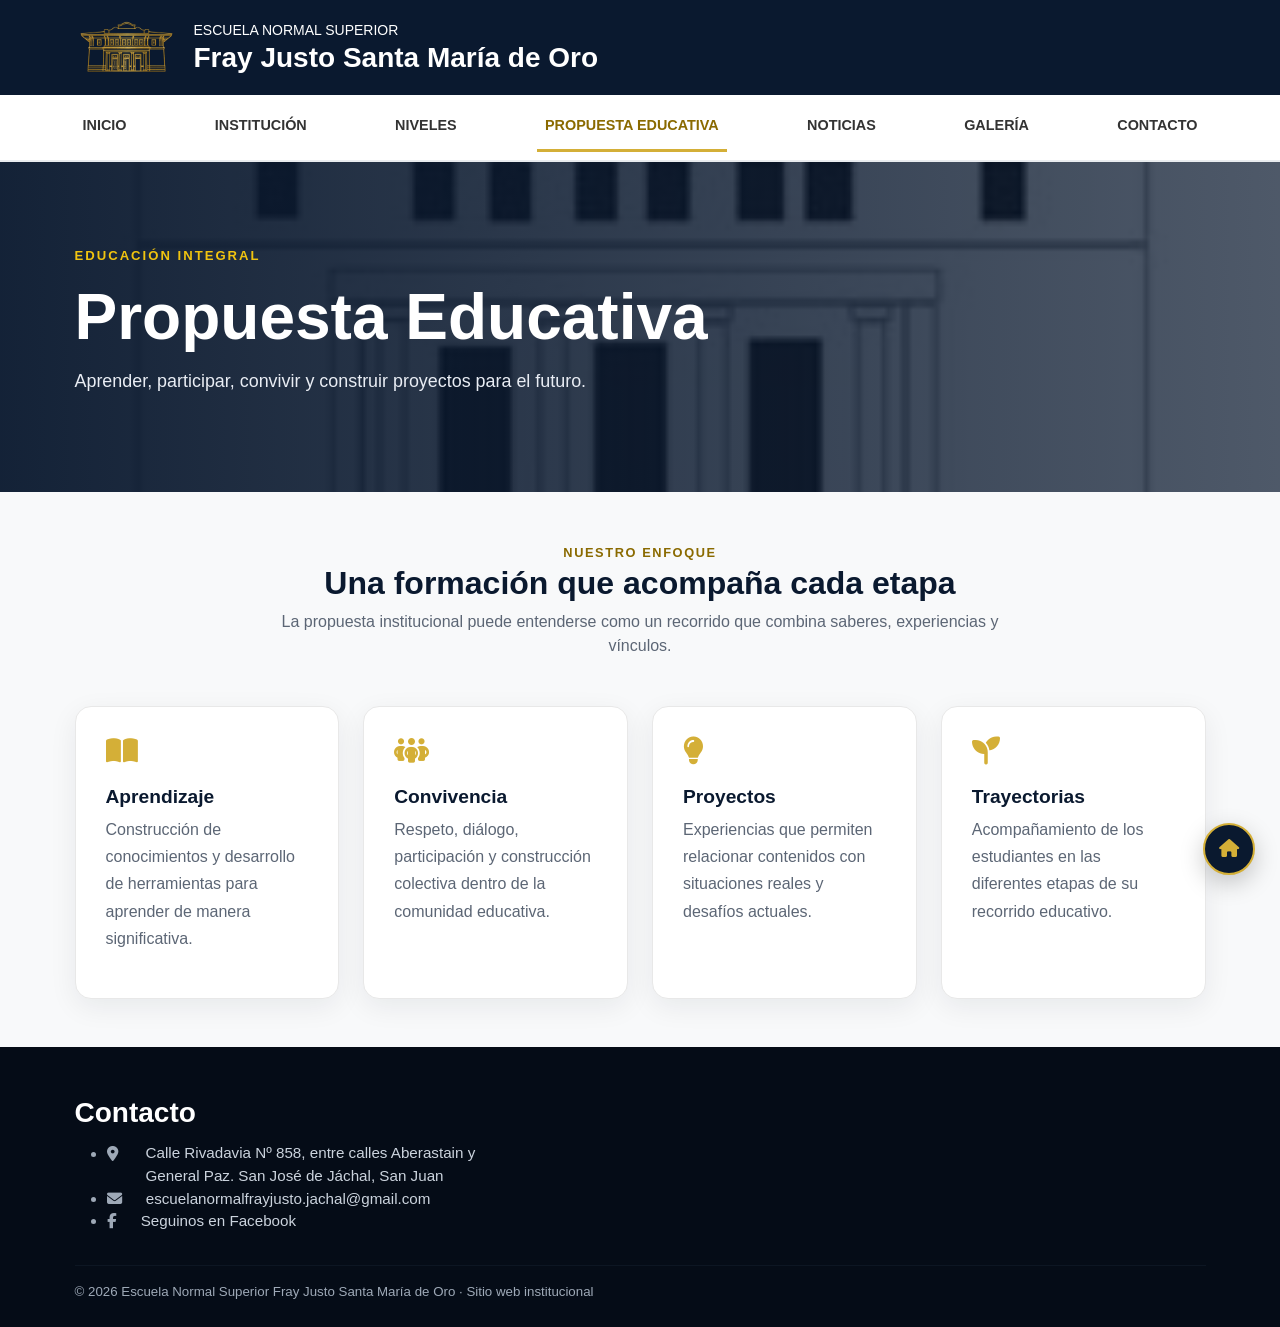
<file: propuesta-educativa.html>
<!DOCTYPE html>
<html lang="es-AR">
<head>
  <meta charset="UTF-8">
  <meta name="viewport" content="width=device-width, initial-scale=1.0">
  <title>Propuesta Educativa | Escuela Normal Superior Fray Justo Santa María de Oro</title>
  <meta name="description" content="Propuesta educativa de la Escuela Normal Superior Fray Justo Santa María de Oro: aprendizaje, convivencia, proyectos y trayectorias.">
  <meta name="theme-color" content="#0a192f">
  <meta property="og:type" content="website">
  <meta property="og:site_name" content="Escuela Normal Superior Fray Justo Santa María de Oro">
  <meta property="og:title" content="Propuesta Educativa | Escuela Normal Superior Fray Justo Santa María de Oro">
  <meta property="og:description" content="Propuesta educativa de la Escuela Normal Superior Fray Justo Santa María de Oro: aprendizaje, convivencia, proyectos y trayectorias.">
  <meta property="og:locale" content="es_AR">
  <link rel="icon" href="assets/img/favicon.ico" sizes="any">
  <link rel="icon" type="image/png" sizes="32x32" href="assets/img/favicon-32.png">
  <link rel="apple-touch-icon" href="assets/img/apple-touch-icon.png">
  <link href="https://cdn.jsdelivr.net/npm/bootstrap@5.3.0/dist/css/bootstrap.min.css" rel="stylesheet">
  <link href="https://cdnjs.cloudflare.com/ajax/libs/font-awesome/6.4.0/css/all.min.css" rel="stylesheet">
  <link href="assets/css/styles.css" rel="stylesheet">
</head>
<body>
  <a class="visually-hidden-focusable saltar_contenido" href="#contenido">Saltar al contenido</a>

  <a href="index.html" class="boton_inicio_flotante" aria-label="Volver al inicio" title="Volver al inicio"><i class="fas fa-house" aria-hidden="true"></i></a>

  <!-- ========== ENCABEZADO ========== -->
  <header class="encabezado">
    <div class="container d-flex justify-content-between align-items-center">
      <a href="index.html" class="d-flex align-items-center text-decoration-none">
        <img src="assets/img/logo-header.png" alt="Logo de la Escuela Normal Superior" width="103" height="65" class="me-3">
        <div class="text-white">
          <span class="d-block text-uppercase small">Escuela Normal Superior</span>
          <p class="encabezado_nombre mb-0 fw-bold">Fray Justo Santa María de Oro</p>
        </div>
      </a>
    </div>
  </header>

  <!-- ========== MENÚ DE NAVEGACIÓN ========== -->
  <nav class="sub_navegacion navbar navbar-expand-lg" aria-label="Menú principal">
    <div class="container">
      <button class="navbar-toggler my-2" type="button" data-bs-toggle="collapse" data-bs-target="#menu_navegacion" aria-controls="menu_navegacion" aria-expanded="false" aria-label="Abrir o cerrar el menú">
        <span class="navbar-toggler-icon"></span>
      </button>
      <div class="collapse navbar-collapse" id="menu_navegacion">
        <ul class="navbar-nav mx-auto">
            <li class="nav-item"><a class="nav-link" href="index.html">INICIO</a></li>
            <li class="nav-item"><a class="nav-link" href="institucion.html">INSTITUCIÓN</a></li>
            <li class="nav-item"><a class="nav-link" href="index.html#niveles">NIVELES</a></li>
            <li class="nav-item"><a class="nav-link active" aria-current="page" href="propuesta-educativa.html">PROPUESTA EDUCATIVA</a></li>
            <li class="nav-item"><a class="nav-link" href="noticias.html">NOTICIAS</a></li>
            <li class="nav-item"><a class="nav-link" href="galeria.html">GALERÍA</a></li>
            <li class="nav-item"><a class="nav-link" href="contacto.html">CONTACTO</a></li>
        </ul>
      </div>
    </div>
  </nav>

  <main id="contenido">
    <section class="hero_interior hero_propuesta">
      <div class="container">
        <span>EDUCACIÓN INTEGRAL</span>
        <h1>Propuesta Educativa</h1>
        <p>Aprender, participar, convivir y construir proyectos para el futuro.</p>
      </div>
    </section>

    <section class="py-5">
      <div class="container">
        <div class="text-center mb-5">
          <span class="eyebrow">NUESTRO ENFOQUE</span>
          <h2>Una formación que acompaña cada etapa</h2>
          <p class="subtitulo_seccion">La propuesta institucional puede entenderse como un recorrido que combina saberes, experiencias y vínculos.</p>
        </div>
        <div class="row g-4">
          <div class="col-md-6 col-lg-3">
            <div class="tarjeta_info">
              <i class="fas fa-book-open" aria-hidden="true"></i>
              <h3>Aprendizaje</h3>
              <p>Construcción de conocimientos y desarrollo de herramientas para aprender de manera significativa.</p>
            </div>
          </div>
          <div class="col-md-6 col-lg-3">
            <div class="tarjeta_info">
              <i class="fas fa-people-group" aria-hidden="true"></i>
              <h3>Convivencia</h3>
              <p>Respeto, diálogo, participación y construcción colectiva dentro de la comunidad educativa.</p>
            </div>
          </div>
          <div class="col-md-6 col-lg-3">
            <div class="tarjeta_info">
              <i class="fas fa-lightbulb" aria-hidden="true"></i>
              <h3>Proyectos</h3>
              <p>Experiencias que permiten relacionar contenidos con situaciones reales y desafíos actuales.</p>
            </div>
          </div>
          <div class="col-md-6 col-lg-3">
            <div class="tarjeta_info">
              <i class="fas fa-seedling" aria-hidden="true"></i>
              <h3>Trayectorias</h3>
              <p>Acompañamiento de los estudiantes en las diferentes etapas de su recorrido educativo.</p>
            </div>
          </div>
        </div>
      </div>
    </section>
  </main>

  <!-- ========== PIE DE PÁGINA ========== -->
  <footer class="footer_nuevo">
    <div class="container">

    <div class="row g-4">


      <!-- DATOS DE CONTACTO -->
      <div class="col-lg-5 col-md-6">

        <p class="footer_titulo footer_contacto_titulo">
      Contacto
        </p>

        <ul class="footer_contacto_lista">

         <li>
  <span class="d-inline-flex align-items-start gap-2">
    <i class="fas fa-location-dot mt-1" aria-hidden="true"></i>
    <a href="https://maps.app.goo.gl/g1UXDKbbDVMKREPTA?g_st=ac"
       target="_blank"
       rel="noopener noreferrer">
      Calle Rivadavia Nº 858, entre calles Aberastain y General Paz. San José de Jáchal, San Juan
    </a>
  </span>
</li>

          <li>
            <i class="fas fa-envelope"></i>
            <a href="mailto:escuelanormalfrayjusto.jachal@gmail.com">
            escuelanormalfrayjusto.jachal@gmail.com
            </a>
          </li>

          

          <li>
            <i class="fab fa-facebook-f"></i>
            <a href="https://www.facebook.com/share/1CQQQZDday/"
               target="_blank"
               rel="noopener noreferrer">
            Seguinos en Facebook
            </a>
          </li>

        </ul>

      </div>
    </div>
    <hr>
      <p class="mb-0 small">© 2026 Escuela Normal Superior Fray Justo Santa María de Oro · Sitio web institucional</p>
</footer>
  <script src="https://cdn.jsdelivr.net/npm/bootstrap@5.3.0/dist/js/bootstrap.bundle.min.js"></script>
</body>
</html>
</file>
<file: assets/css/styles.css>
/* ==========================================================================
   Escuela Normal Superior "Fray Justo Santa María de Oro" - Hoja de estilos
   Se carga DESPUÉS de Bootstrap 5.3.0 (por eso puede sobrescribirlo).

   Índice
   1. Fuente y variables
   2. Base y accesibilidad
   3. Encabezado y menú
   4. Botones
   5. Portada (banner, pilares, niveles)
   6. Páginas interiores (hero, tarjetas, noticias, galería, pasos)
   7. Pie de página
   8. Adaptación a pantallas chicas y preferencias de movimiento
   ========================================================================== */


/* ===== 1. FUENTE Y VARIABLES ===== */

/* Great Vibes (licencia SIL OFL, ver assets/fonts/great-vibes-ofl-license.txt).
   Reemplaza a la fuente "French Script" que se pedía pero no estaba en el proyecto. */
@font-face {
    font-family: 'Great Vibes';
    src: url('../fonts/great-vibes-latin-400.woff2') format('woff2');
    font-weight: 400;
    font-style: normal;
    font-display: swap;
}

:root {
    --azul-oscuro: #0a192f;
    --dorado: #d4af37;           /* detalles y bordes; NO usar como color de texto sobre blanco */
    --dorado-brillante: #f1c40f; /* texto y bordes sobre fondo azul oscuro */
    --dorado-texto: #8a6a00;     /* texto dorado legible sobre fondo claro (contraste 5:1) */
    --dorado-suave: rgba(212, 175, 55, 0.35);
    --fondo-claro: #f8f9fa;
    --texto-suave: #5c6675;
    --ancho-maximo: 1155px;
}


/* ===== 2. BASE Y ACCESIBILIDAD ===== */

body {
    font-family: 'Segoe UI', Tahoma, Geneva, Verdana, sans-serif;
    background-color: var(--fondo-claro);
}

/* Ancho máximo del contenido (pisa los anchos por breakpoint de Bootstrap) */
.container {
    max-width: var(--ancho-maximo);
}

/* Enlace "Saltar al contenido" para teclado / lectores de pantalla */
.saltar_contenido:focus {
    position: fixed;
    top: 8px;
    left: 8px;
    z-index: 10000;
    padding: 8px 14px;
    background: var(--azul-oscuro);
    color: var(--dorado-brillante);
    border-radius: 4px;
}

:focus-visible {
    outline: 3px solid var(--dorado);
    outline-offset: 2px;
}


/* ===== 3. ENCABEZADO Y MENÚ ===== */

.encabezado {
    background-color: var(--azul-oscuro);
    padding: 15px 0;
}

.encabezado_nombre {
    font-size: clamp(1.15rem, 4.2vw, 1.75rem);
    line-height: 1.2;
}

.sub_navegacion {
    background-color: #ffffff;
    border-bottom: 2px solid #e9ecef;
}

.sub_navegacion .navbar-nav {
    width: 100%;
    justify-content: space-between; /* reparte los ítems de lado a lado */
}

.sub_navegacion .nav-link {
    color: #333;
    font-weight: 600;
    font-size: 0.9rem;
    padding: 12px 18px;
    text-transform: uppercase;
    border-bottom: 3px solid transparent; /* evita que el menú "salte" al pasar el mouse */
}

.sub_navegacion .nav-link.active,
.sub_navegacion .nav-link:hover {
    color: var(--dorado-texto);
    border-bottom-color: var(--dorado);
}

.boton_inicio_flotante {
    position: fixed;
    right: 25px;
    bottom: 25px;
    width: 52px;
    height: 52px;
    display: flex;
    align-items: center;
    justify-content: center;
    border-radius: 50%;
    border: 2px solid var(--dorado);
    background: var(--azul-oscuro);
    color: var(--dorado);
    font-size: 18px;
    text-decoration: none;
    z-index: 9999;
    box-shadow: 0 8px 25px rgba(0, 0, 0, 0.22);
    transition: 0.25s ease;
}

.boton_inicio_flotante:hover {
    background: var(--dorado);
    color: var(--azul-oscuro);
    transform: translateY(-4px);
}


/* ===== 4. BOTONES ===== */

/* Sobre fondo azul oscuro (encabezado, panel destacado): borde y texto dorados */
.boton_dorado {
    display: inline-flex;
    align-items: center;
    justify-content: center;
    background-color: transparent;
    color: var(--dorado-brillante);
    border: 1.5px solid var(--dorado-brillante);
    border-radius: 4px;
    padding: 8px 18px;
    font-size: 13px;
    font-weight: 600;
    letter-spacing: 1px;
    text-decoration: none;
    text-transform: uppercase;
    transition: all 0.3s ease;
}

.boton_dorado:hover {
    background-color: var(--dorado-brillante);
    color: #0b1d3a;
    border-color: var(--dorado-brillante);
}

/* Sobre fondo claro (tarjetas blancas): fondo azul y texto dorado */
.boton_dorado_sobre_claro {
    background-color: var(--azul-oscuro);
    border-color: var(--azul-oscuro);
}

.boton_dorado_sobre_claro:hover {
    background-color: var(--dorado-brillante);
    border-color: var(--dorado-brillante);
}


/* ===== 5. PORTADA ===== */

/* --- Banner principal --- */
.seccion_banner {
    position: relative;
    min-height: 480px;
    display: flex;
    align-items: center;
    color: white;
    background:
        linear-gradient(90deg, rgba(10, 25, 47, 0.9) 0%, rgba(10, 25, 47, 0.5) 45%, rgba(10, 25, 47, 0.1) 75%),
        url('../img/edificio-escuela.jpg') center/cover no-repeat;
}

.seccion_banner .etiqueta_superior {
    color: var(--dorado-brillante);
    font-weight: 600;
    letter-spacing: 1px;
    margin-bottom: 0.5rem;
}

.seccion_banner .linea_decorativa {
    width: 70px;
    height: 3px;
    background-color: var(--dorado);
    margin: 1rem 0 1.2rem;
}

/* Título cursivo: las fuentes script no admiten letter-spacing (rompe las uniones) */
.texto_formal {
    font-family: 'Great Vibes', 'Brush Script MT', cursive;
    font-size: clamp(2.4rem, 7vw, 3.75rem);
    font-weight: 400;
    letter-spacing: 0;
    line-height: 1.25;
}

/* --- Pilares --- */
.caja_caracteristica {
    text-align: center;
    padding: 45px 15px;
    background: #fff;
    border-right: 1px solid #eee;
}

.icono_caracteristica {
    width: 60px;
    height: 60px;
    display: inline-flex;
    align-items: center;
    justify-content: center;
    margin-bottom: 25px;
    border-radius: 50%;
    background-color: var(--azul-oscuro);
    color: var(--dorado);
    font-size: 24px;
}

.icono_caracteristica.alternativo {
    background-color: var(--dorado);
    color: var(--azul-oscuro);
}

/* --- Niveles educativos --- */
.seccion_niveles {
    background-color: var(--fondo-claro);
    padding: 75px 0 80px;
}

.titulo_niveles {
    margin: 0;
    color: var(--azul-oscuro);
    font-weight: 700;
    font-size: 2rem;
}

.linea_niveles {
    width: 200px;
    height: 3px;
    background-color: var(--dorado);
}

/* El relleno del contenedor debe ser igual a la mitad del gutter de abajo; si no, aparece scroll horizontal */
.seccion_niveles > .container {
    padding-left: 1.5rem;
    padding-right: 1.5rem;
}

.seccion_niveles .row {
    --bs-gutter-x: 3rem; /* separación horizontal entre tarjetas */
    justify-content: center;
    row-gap: 24px;
}

.seccion_niveles .row > div {
    display: flex;
}

.seccion_niveles .row > div > a {
    display: flex;
    width: 100%;
}

.tarjeta_nivel {
    display: flex;
    flex-direction: column;
    align-items: center;
    width: 100%;
    height: 100%;
    padding: 2rem 1.4rem 1.8rem;
    text-align: center;
    background: #ffffff;
    border: 2px solid var(--dorado-suave);
    border-top: 4px solid var(--dorado);
    border-radius: 6px;
    box-shadow: 0 2px 10px rgba(10, 25, 47, 0.06);
    transition: transform 0.25s ease, box-shadow 0.25s ease;
}

.tarjeta_nivel:hover {
    transform: translateY(-6px);
    box-shadow: 0 12px 26px rgba(10, 25, 47, 0.14);
}

.tarjeta_nivel h3 {
    margin-bottom: 0.6rem;
    color: var(--azul-oscuro);
    font-size: 1.25rem;
    font-weight: 700;
}

.tarjeta_nivel h3::after {
    content: "";
    display: block;
    width: 80px;
    height: 2px;
    margin: 0.6rem auto 0;
    background-color: var(--dorado);
}

.tarjeta_nivel p {
    margin: 0;
    color: var(--texto-suave);
    font-size: 0.95rem;
}

.emblema {
    width: 100px;
    height: 100px;
    display: flex;
    align-items: center;
    justify-content: center;
    margin-bottom: 1.2rem;
    padding: 8px;
    overflow: hidden;
    border: 2px solid var(--dorado);
    border-radius: 50%;
    background: #ffffff;
}

.emblema img {
    width: 100%;
    height: 100%;
    object-fit: contain;
    max-width: 100;
}
.emblema--sin-borde {
  width: 100px;
  height: 100px;
  border: none;
  border-radius: 0;
  padding: 0;
}

.emblema--sin-borde img {
  width: 100%;
  height: 100%;
  object-fit: contain;
}


/* ===== 6. PÁGINAS INTERIORES ===== */

/* --- Hero (franja de título) --- */
.hero_interior {
    min-height: 330px;
    display: flex;
    align-items: center;
    color: white;
    background:
        linear-gradient(90deg, rgba(10, 25, 47, 0.96), rgba(10, 25, 47, 0.70)),
        url('../img/edificio-escuela.jpg') center/cover;
}

.hero_propuesta {
    background:
        linear-gradient(90deg, rgba(10, 25, 47, 0.96), rgba(10, 25, 47, 0.72)),
        url('../img/niveles.jpg') center/cover;
}

.hero_preinscripcion {
    background:
        linear-gradient(90deg, rgba(10, 25, 47, 0.96), rgba(10, 25, 47, 0.72)),
        url('../img/estudiantes-aula.jpg') center/cover;
}

.hero_interior .container {
    padding-top: 35px;
    padding-bottom: 35px;
}

.hero_interior span {
    color: var(--dorado-brillante);
    font-weight: 700;
    letter-spacing: 2px;
    font-size: 0.82rem;
}

.hero_interior h1 {
    margin: 12px 0;
    font-size: clamp(2.4rem, 5vw, 4.2rem);
    font-weight: 800;
}

.hero_interior p {
    max-width: 680px;
    color: #e9edf4;
    font-size: 1.12rem;
}

/* --- Títulos y textos de contenido --- */
.contenido_interior h2,
.contenido_interior .bloque_historia h2,
section.py-5 h2 {
    color: var(--azul-oscuro);
    font-weight: 800;
}

.eyebrow {
    color: var(--dorado-texto);
    font-weight: 800;
    letter-spacing: 1.6px;
    font-size: 0.8rem;
}

.subtitulo_seccion {
    max-width: 720px;
    margin: auto;
    color: var(--texto-suave);
}

.bloque_historia {
    padding: 10px 0 10px 28px;
    border-left: 4px solid var(--dorado);
}

/* --- Tarjetas (propuesta, contacto, panel destacado) --- */
.tarjeta_info,
.contacto_card,
.panel_destacado {
    height: 100%;
    padding: 30px;
    background: white;
    border: 1px solid #e8e8e8;
    border-radius: 16px;
    box-shadow: 0 8px 28px rgba(10, 25, 47, 0.07);
    transition: 0.25s;
}

.tarjeta_info:hover,
.contacto_card:hover {
    transform: translateY(-5px);
    box-shadow: 0 14px 32px rgba(10, 25, 47, 0.12);
}

.tarjeta_info i,
.contacto_card > i,
.panel_destacado > i {
    margin-bottom: 20px;
    color: var(--dorado);
    font-size: 28px;
}

.tarjeta_info h3,
.contacto_card h2,
.panel_destacado h2,
.panel_destacado h3 {
    color: var(--azul-oscuro);
    font-size: 1.2rem;
    font-weight: 800;
}

.tarjeta_info p,
.contacto_card p,
.panel_destacado p {
    color: var(--texto-suave);
    line-height: 1.7;
}

.panel_destacado {
    background: var(--azul-oscuro);
    border: none;
    color: #fff;
}

/* Más específico que "section.py-5 h2" (que pinta los h2 de azul): si no, el título queda azul sobre azul */
section .panel_destacado h2,
section .panel_destacado h3 {
    color: #fff;
}

.panel_destacado p {
    color: #dce3ed;
}

/* --- Páginas de nivel: barra lateral "Información útil" --- */
.panel_info_nivel {
    padding: 24px;
    background: #fff;
    border: 1px solid #e8e8e8;
    border-radius: 12px;
    box-shadow: 0 6px 20px rgba(10, 25, 47, 0.06);
}

.panel_info_nivel .escudo_lateral {
    width: 140px;
    height: auto;
}

.panel_info_nivel h2 {
    font-size: 1.15rem;
    font-weight: 800;
}

/* --- Noticias --- */
.noticia_grande {
    height: 100%;
    overflow: hidden;
    background: #fff;
    border-radius: 18px;
    box-shadow: 0 8px 28px rgba(10, 25, 47, 0.08);
}

.noticia_grande img {
    width: 100%;
    height: 320px;
    object-fit: cover;
}

.noticia_grande h2 {
    color: var(--azul-oscuro);
    font-weight: 800;
}

.fecha_noticia,
.lista_noticias span {
    color: var(--dorado-texto);
    font-size: 0.76rem;
    font-weight: 800;
    letter-spacing: 1.4px;
}

.lista_noticias {
    display: flex;
    flex-direction: column;
    gap: 14px;
}

.lista_noticias > div {
    padding: 22px 24px;
    background: #fff;
    border-left: 4px solid var(--dorado);
    border-radius: 0 14px 14px 0;
    box-shadow: 0 6px 20px rgba(10, 25, 47, 0.06);
}

.lista_noticias h3 {
    margin: 7px 0;
    color: var(--azul-oscuro);
    font-size: 1.15rem;
    font-weight: 800;
}

.lista_noticias p {
    margin: 0;
    color: var(--texto-suave);
}

/* --- Galería --- */
.galeria_grid {
    display: grid;
    grid-template-columns: repeat(4, 1fr);
    gap: 18px;
}

.galeria_grid figure {
    margin: 0;
    overflow: hidden;
    background: #fff;
    border-radius: 15px;
    box-shadow: 0 8px 25px rgba(10, 25, 47, 0.08);
}

.galeria_grid img {
    display: block;
    width: 100%;
    height: 230px;
    object-fit: cover;
    transition: 0.3s;
}

/* Escudos / logos: se muestran enteros en vez de recortados */
.galeria_grid img.img_contenida {
    object-fit: contain;
    padding: 10px;
    background: #fff;
}

.galeria_grid figure:hover img {
    transform: scale(1.04);
}

.galeria_grid figcaption {
    padding: 14px 16px;
    color: var(--azul-oscuro);
    font-weight: 700;
}

/* Miniaturas de los álbumes (galeria-*.html y nivel-superior.html).
   La caja es 4:3 fija; object-fit: cover recorta la foto para llenarla SIN estirarla.
   object-position 30% encuadra hacia arriba (donde suelen estar las caras).
   La foto completa se ve al hacer clic (visor ampliado). */
.galeria_img {
    object-fit: cover;
    object-position: center 30%;
}

/* Visor ampliado: altura fija para el recuadro en compu, tablet y celular
   para que no cambie de tamaño entre fotos horizontales y verticales. */
#visorFoto .modal-body {
    height: 62vh;
    padding: 0.75rem;
    overflow: hidden;
}

#visorFotoImg {
    width: auto;
    height: auto;
    max-width: 100%;
    max-height: 100%;
    object-fit: contain;
}


/* --- Pasos (preinscripciones) --- */
.paso {
    display: flex;
    gap: 18px;
    padding: 20px 0;
    border-bottom: 1px solid #e9ecef;
}

.paso > b {
    flex: 0 0 48px;
    width: 48px;
    height: 48px;
    display: flex;
    align-items: center;
    justify-content: center;
    border-radius: 50%;
    background: var(--azul-oscuro);
    color: var(--dorado);
    font-weight: 800;
}

.paso h3 {
    margin-bottom: 6px;
    color: var(--azul-oscuro);
    font-size: 1.1rem;
    font-weight: 800;
}

.paso p {
    margin: 0;
    color: var(--texto-suave);
}


/* ===== 7. PIE DE PÁGINA ===== */

.footer_nuevo {
    padding: 45px 0 25px;
    background: #050c17;
    color: #9ea9b7;
    font-size: 0.95rem;
}

.footer_nuevo .footer_titulo {
    margin-bottom: 0.5rem;
    color: #fff;
    font-size: 1.75rem;
    font-weight: 800;
}

.footer_nuevo a {
    margin-left: 20px;
    color: #cbd3dd;
    text-decoration: none;
}

.footer_nuevo a:hover {
    color: var(--dorado-brillante);
}

.footer_nuevo hr {
    border-color: #263449;
}


/* ===== 8. PANTALLAS CHICAS Y MOVIMIENTO ===== */

@media (min-width: 992px) {
    .emblema {
        width: 110px;
        height: 110px;
    }
}

@media (max-width: 900px) {
    .galeria_grid {
        grid-template-columns: repeat(2, 1fr);
    }
}

@media (max-width: 767.98px) {
    .seccion_niveles .row {
        row-gap: 20px;
    }

    /* En celular el texto ocupa todo el ancho: oscurecer la foto de manera pareja para que se lea */
    .seccion_banner {
        background:
            linear-gradient(rgba(10, 25, 47, 0.78), rgba(10, 25, 47, 0.78)),
            url('../img/edificio-escuela.jpg') center/cover no-repeat;
    }
}

@media (max-width: 576px) {
    .boton_inicio_flotante {
        right: 16px;
        bottom: 16px;
    }

    .galeria_grid {
        grid-template-columns: 1fr;
    }

    .hero_interior {
        min-height: 290px;
    }

    .footer_nuevo a {
        display: inline-block;
        margin: 0 12px 0 0;
    }
}

/* Respeta a quienes tienen desactivadas las animaciones en su sistema */
@media (prefers-reduced-motion: reduce) {
    *,
    *::before,
    *::after {
        transition: none !important;
    }

    .tarjeta_nivel:hover,
    .tarjeta_info:hover,
    .contacto_card:hover,
    .boton_inicio_flotante:hover,
    .galeria_grid figure:hover img {
        transform: none;
    }
}

.linea_tiempo {
  position: relative;
  padding-left: 1.5rem;
  border-left: 3px solid #c59b27;
  display: flex;
  flex-direction: column;
  gap: 1.5rem;
}

.hito_item {
  position: relative;
}

.hito_item::before {
  content: "";
  position: absolute;
  left: -1.95rem;
  top: 0.45rem;
  width: 13px;
  height: 13px;
  border-radius: 50%;
  background: #c59b27;
  border: 3px solid #0a192f;
}

.hito_anio {
  display: inline-block;
  font-weight: 700;
  font-size: 0.9rem;
  color: #0a192f;
  background: #f5eedc;
  border: 1px solid #c59b27;
  padding: 0.15rem 0.65rem;
  border-radius: 999px;
  margin-bottom: 0.5rem;
}

.hito_card {
  background: #ffffff;
  border: 1px solid rgba(10, 25, 47, 0.1);
  border-radius: 1rem;
  padding: 1.25rem;
  box-shadow: 0 6px 20px rgba(10, 25, 47, 0.05);
}

.hito_card h3 {
  font-size: 1.1rem;
  margin-bottom: 0.4rem;
}

/* Contenedor tipo pergamino / documento antiguo */
.pergamino_himno {
  position: relative;
  overflow: hidden;
  background:
    radial-gradient(circle at 15% 20%, rgba(197, 155, 39, 0.14), transparent 45%),
    radial-gradient(circle at 85% 80%, rgba(120, 72, 28, 0.12), transparent 50%),
    linear-gradient(165deg, #fbf4e4 0%, #f3e4c3 55%, #e8d3a7 100%);
  color: #2b1d0e;
  border: 1px solid rgba(139, 98, 42, 0.35);
  border-radius: 14px;
  padding: 1.5rem 1.35rem;
  box-shadow:
    inset 0 0 28px rgba(133, 88, 34, 0.14),
    0 10px 24px rgba(10, 25, 47, 0.12);
  font-family: Georgia, "Times New Roman", serif;
}

/* Borde superior e inferior tipo rollo de pergamino */
.pergamino_himno::before,
.pergamino_himno::after {
  content: "";
  display: block;
  height: 8px;
  border-radius: 999px;
  background: linear-gradient(90deg, #b8893b, #e7c67b, #9b6d26);
  opacity: 0.75;
}

.pergamino_himno::before {
  margin-bottom: 1rem;
}

.pergamino_himno::after {
  margin-top: 1rem;
}

/* Capa de notas musicales animadas */
.notas_musicales {
  position: absolute;
  inset: 0;
  pointer-events: none;
  overflow: hidden;
}

.nota {
  position: absolute;
  bottom: -1.5rem;
  color: rgba(138, 86, 26, 0.42);
  font-style: normal;
  font-family: Arial, sans-serif;
  opacity: 0;
}

/* Solo animar cuando el collapse esté abierto o abriéndose */
#letraHimno.show .nota,
#letraHimno.collapsing .nota {
  animation: subirNota 3.8s ease-out infinite;
}

.nota:nth-child(1) {
  left: 14%;
  font-size: 1.25rem;
  animation-delay: 0s;
}

.nota:nth-child(2) {
  left: 36%;
  font-size: 1.5rem;
  animation-delay: 0.8s;
}

.nota:nth-child(3) {
  left: 62%;
  font-size: 1.15rem;
  animation-delay: 1.5s;
}

.nota:nth-child(4) {
  left: 80%;
  font-size: 1.4rem;
  animation-delay: 2.2s;
}

.nota:nth-child(5) {
  left: 50%;
  font-size: 1.2rem;
  animation-delay: 2.9s;
}

@keyframes subirNota {
  0% {
    transform: translateY(0) translateX(0) rotate(0deg) scale(0.85);
    opacity: 0;
  }
  20% {
    opacity: 0.75;
  }
  55% {
    transform: translateY(-95px) translateX(10px) rotate(10deg) scale(1);
    opacity: 0.55;
  }
  100% {
    transform: translateY(-210px) translateX(-12px) rotate(-12deg) scale(1.08);
    opacity: 0;
  }
}

/* Respetar preferencia de movimiento reducido */
@media (prefers-reduced-motion: reduce) {
  #letraHimno.show .nota,
  #letraHimno.collapsing .nota {
    animation: none;
    opacity: 0.35;
    bottom: 1rem;
  }
}

.aviso_seccion_actualizacion {
  position: relative;
  overflow: hidden;
  background: linear-gradient(160deg, #fbf6e9 0%, #f5eedc 65%, #efe2c2 100%);
  border: 1px solid rgba(197, 155, 39, 0.55);
  border-top: 4px solid #c59b27;
  border-left: 4px solid #0a192f;
  color: #1f2937;
  box-shadow: 0 10px 24px rgba(10, 25, 47, 0.08);
  animation: entradaAviso 0.55s ease-out both;
}

/* Destello suave diagonal al cargar o al pasar el cursor */
.aviso_seccion_actualizacion::after {
  content: "";
  position: absolute;
  top: -40%;
  left: -75%;
  width: 45%;
  height: 180%;
  background: linear-gradient(
    90deg,
    transparent,
    rgba(255, 255, 255, 0.55),
    transparent
  );
  transform: rotate(22deg);
  pointer-events: none;
  animation: brilloAviso 4.5s ease-in-out infinite;
}

.aviso_seccion_actualizacion:hover {
  transform: translateY(-2px);
  box-shadow: 0 14px 28px rgba(10, 25, 47, 0.12);
  transition: transform 0.25s ease, box-shadow 0.25s ease;
}

.aviso_icono {
  color: #c59b27;
  font-size: 1.15rem;
  animation: pulsoSuave 2.6s ease-in-out infinite;
}

.aviso_etiqueta {
  font-size: 0.75rem;
  font-weight: 700;
  letter-spacing: 0.07em;
  color: #0a192f;
}

@keyframes entradaAviso {
  from {
    opacity: 0;
    transform: translateY(10px);
  }
  to {
    opacity: 1;
    transform: translateY(0);
  }
}

@keyframes brilloAviso {
  0%, 72% {
    left: -75%;
    opacity: 0;
  }
  82% {
    opacity: 1;
  }
  100% {
    left: 135%;
    opacity: 0;
  }
}

@keyframes pulsoSuave {
  0%, 100% {
    transform: scale(1);
  }
  50% {
    transform: scale(1.12);
  }
}

@media (prefers-reduced-motion: reduce) {
  .aviso_seccion_actualizacion,
  .aviso_seccion_actualizacion::after,
  .aviso_icono {
    animation: none;
  }
}

.caja-drive {
  width: 100%;
  max-width: 780px;
  margin: 3rem auto 3.5rem;
}

.caja-drive .card-body {
  padding: 1.5rem 1.75rem;
}

@media (max-width: 576px) {
  .caja-drive {
    margin: 2.5rem auto 3rem;
  }

  .caja-drive .card-body {
    padding: 1.35rem 1.25rem;
  }
}
</file>
